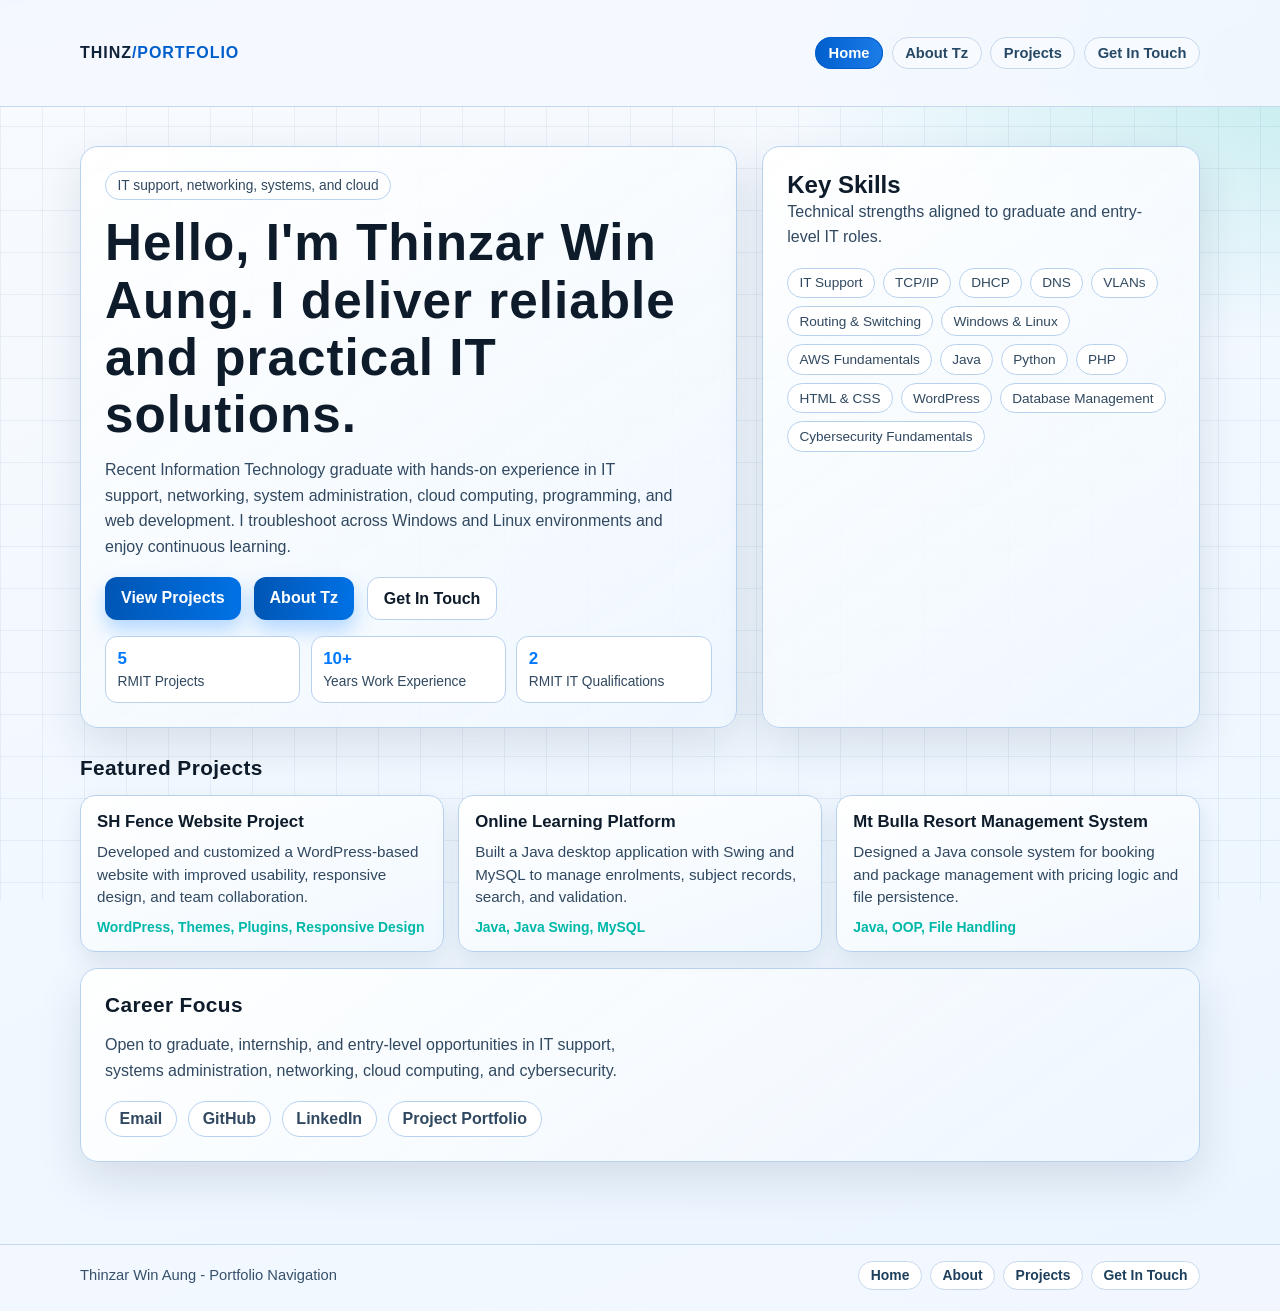
<file: index.html>
<!DOCTYPE html>
<html lang="en">
<head>
    <meta charset="UTF-8">
    <meta name="viewport" content="width=device-width, initial-scale=1.0">
    <title>Thinzar | Tech Portfolio</title>
    <link rel="stylesheet" href="common.css">
    <link rel="stylesheet" href="styles.css">
</head>
<body>
    <div class="grid-overlay" aria-hidden="true"></div>

    <header class="site-header">
        <div class="site-shell site-nav">
            <a class="site-brand" href="Intro.html">THINZ<span>/PORTFOLIO</span></a>
            <ul class="site-links">
                <li><a class="active" href="Intro.html">Home</a></li>
                <li><a href="AboutMe.html">About Tz</a></li>
                <li><a href="Projects.html">Projects</a></li>
                <li><a href="GetInTouch.html">Get In Touch</a></li>
            </ul>
        </div>
    </header>

    <main class="container">
        <section class="hero">
            <article class="panel">
                <div class="tag">IT support, networking, systems, and cloud</div>
                <h1>Hello, I'm Thinzar Win Aung. I deliver reliable and practical IT solutions.</h1>
                <p class="lead">
                    Recent Information Technology graduate with hands-on experience in IT support,
                    networking, system administration, cloud computing, programming, and web development.
                    I troubleshoot across Windows and Linux environments and enjoy continuous learning.
                </p>
                <div class="cta-row">
                    <a class="btn btn-primary" href="Projects.html">View Projects</a>
                    <a class="btn btn-primary" href="AboutMe.html">About Tz</a>
                    <a class="btn btn-secondary" href="GetInTouch.html">Get In Touch</a>
                </div>
                <div class="kpi" aria-label="Quick stats">
                    <div><strong>5</strong><span>RMIT Projects</span></div>
                    <div><strong>10+</strong><span>Years Work Experience</span></div>
                    <div><strong>2</strong><span>RMIT IT Qualifications</span></div>
                </div>
            </article>

            <aside class="panel" id="skills">
                <h2>Key Skills</h2>
                <p class="lead">Technical strengths aligned to graduate and entry-level IT roles.</p>
                <ul class="chip-list">
                    <li>IT Support</li>
                    <li>TCP/IP</li>
                    <li>DHCP</li>
                    <li>DNS</li>
                    <li>VLANs</li>
                    <li>Routing & Switching</li>
                    <li>Windows & Linux</li>
                    <li>AWS Fundamentals</li>
                    <li>Java</li>
                    <li>Python</li>
                    <li>PHP</li>
                    <li>HTML & CSS</li>
                    <li>WordPress</li>
                    <li>Database Management</li>
                    <li>Cybersecurity Fundamentals</li>
                </ul>
            </aside>
        </section>

        <section class="section" id="projects">
            <h2>Featured Projects</h2>
            <div class="cards">
                <article class="card">
                    <h3>SH Fence Website Project</h3>
                    <p>
                        Developed and customized a WordPress-based website with improved usability,
                        responsive design, and team collaboration.
                    </p>
                    <div class="stack">WordPress, Themes, Plugins, Responsive Design</div>
                </article>

                <article class="card">
                    <h3>Online Learning Platform</h3>
                    <p>
                        Built a Java desktop application with Swing and MySQL to manage enrolments,
                        subject records, search, and validation.
                    </p>
                    <div class="stack">Java, Java Swing, MySQL</div>
                </article>

                <article class="card">
                    <h3>Mt Bulla Resort Management System</h3>
                    <p>
                        Designed a Java console system for booking and package management with
                        pricing logic and file persistence.
                    </p>
                    <div class="stack">Java, OOP, File Handling</div>
                </article>
            </div>
        </section>

        <section class="panel section" id="contact">
            <h2>Career Focus</h2>
            <p class="lead">
                Open to graduate, internship, and entry-level opportunities in IT support,
                systems administration, networking, cloud computing, and cybersecurity.
            </p>
            <div class="contact">
                <a href="mailto:thinzar.wa93@gmail.com">Email</a>
                <a href="https://github.com/Tz128" target="_blank" rel="noopener noreferrer">GitHub</a>
                <a href="https://www.linkedin.com/in/thinzar-aong" target="_blank" rel="noopener noreferrer">LinkedIn</a>
                <a href="Projects.html">Project Portfolio</a>
            </div>
        </section>
    </main>

    <footer class="site-footer">
        <div class="site-shell site-footer-inner">
            <p>Thinzar Win Aung - Portfolio Navigation</p>
            <nav class="site-footer-buttons" aria-label="Footer page navigation">
                <a href="Intro.html">Home</a>
                <a href="AboutMe.html">About</a>
                <a href="Projects.html">Projects</a>
                <a href="GetInTouch.html">Get In Touch</a>
            </nav>
        </div>
    </footer>
</body>
</html>
</file>
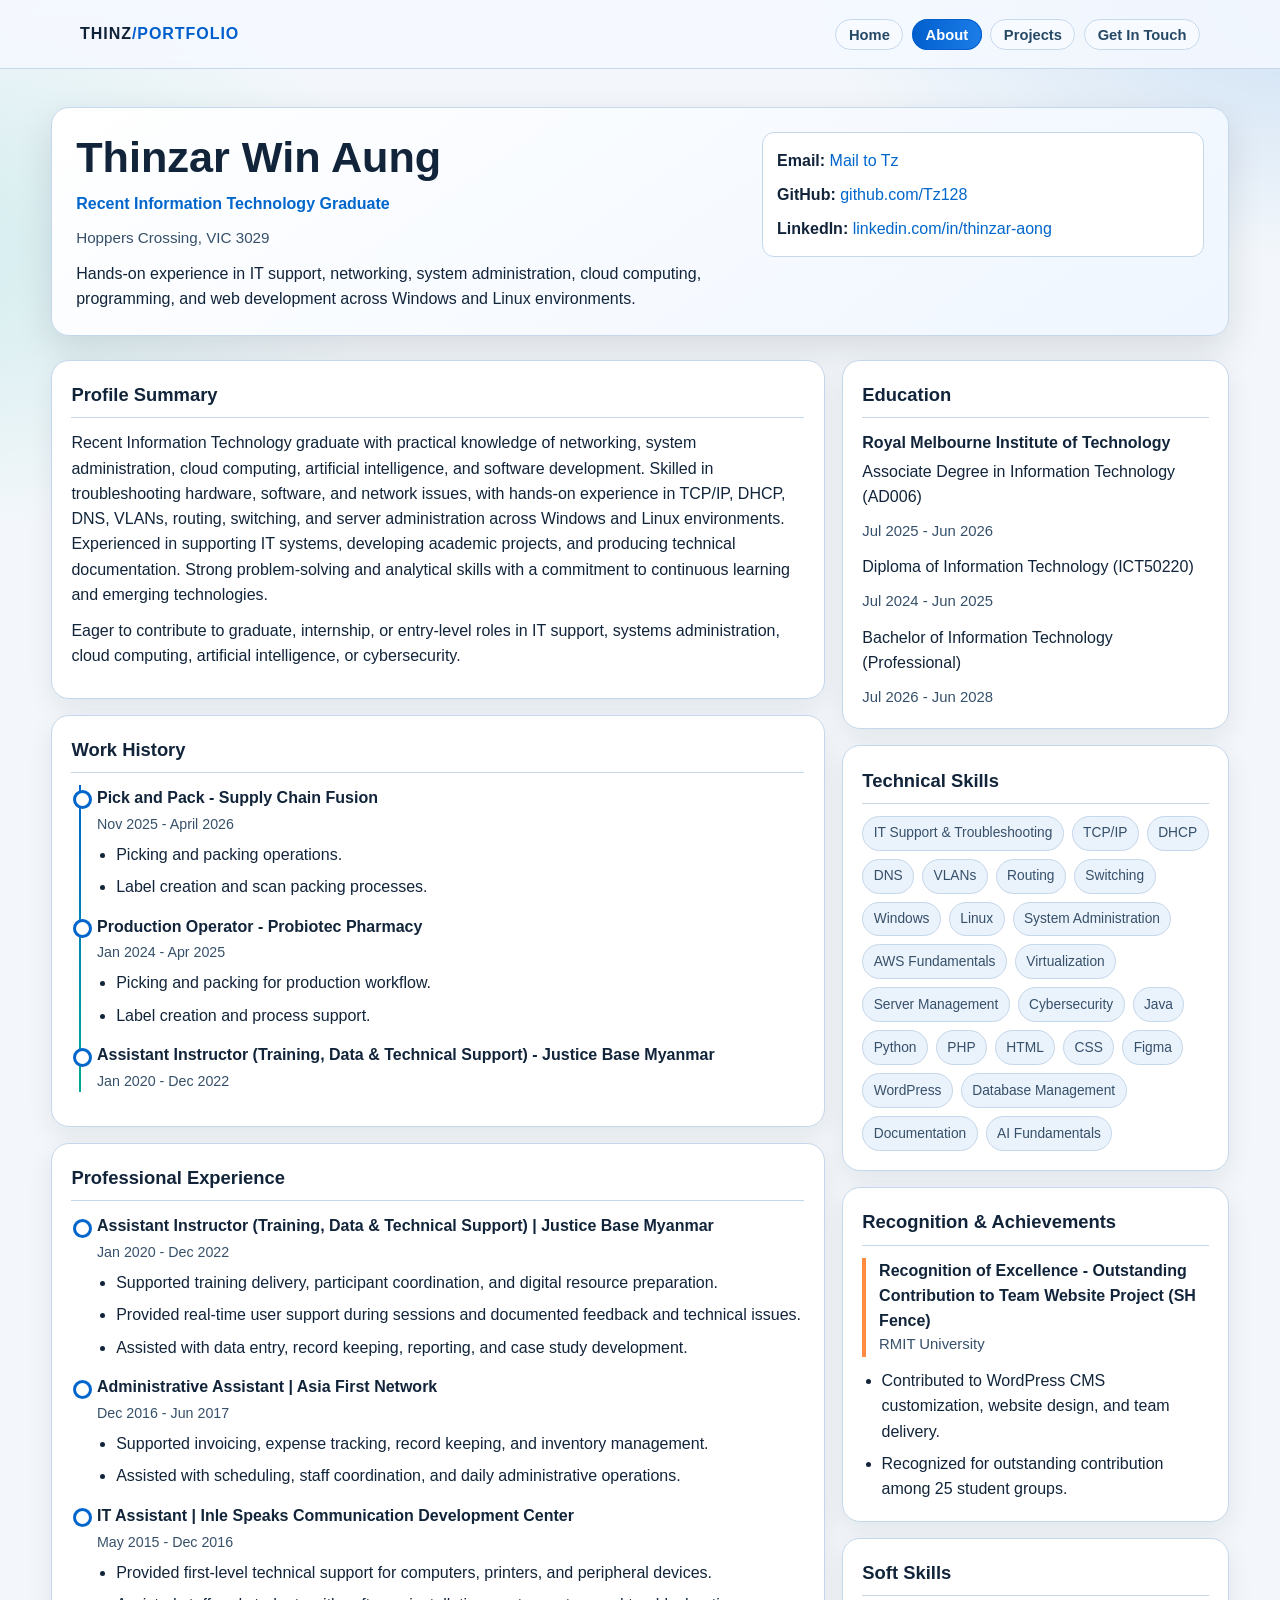
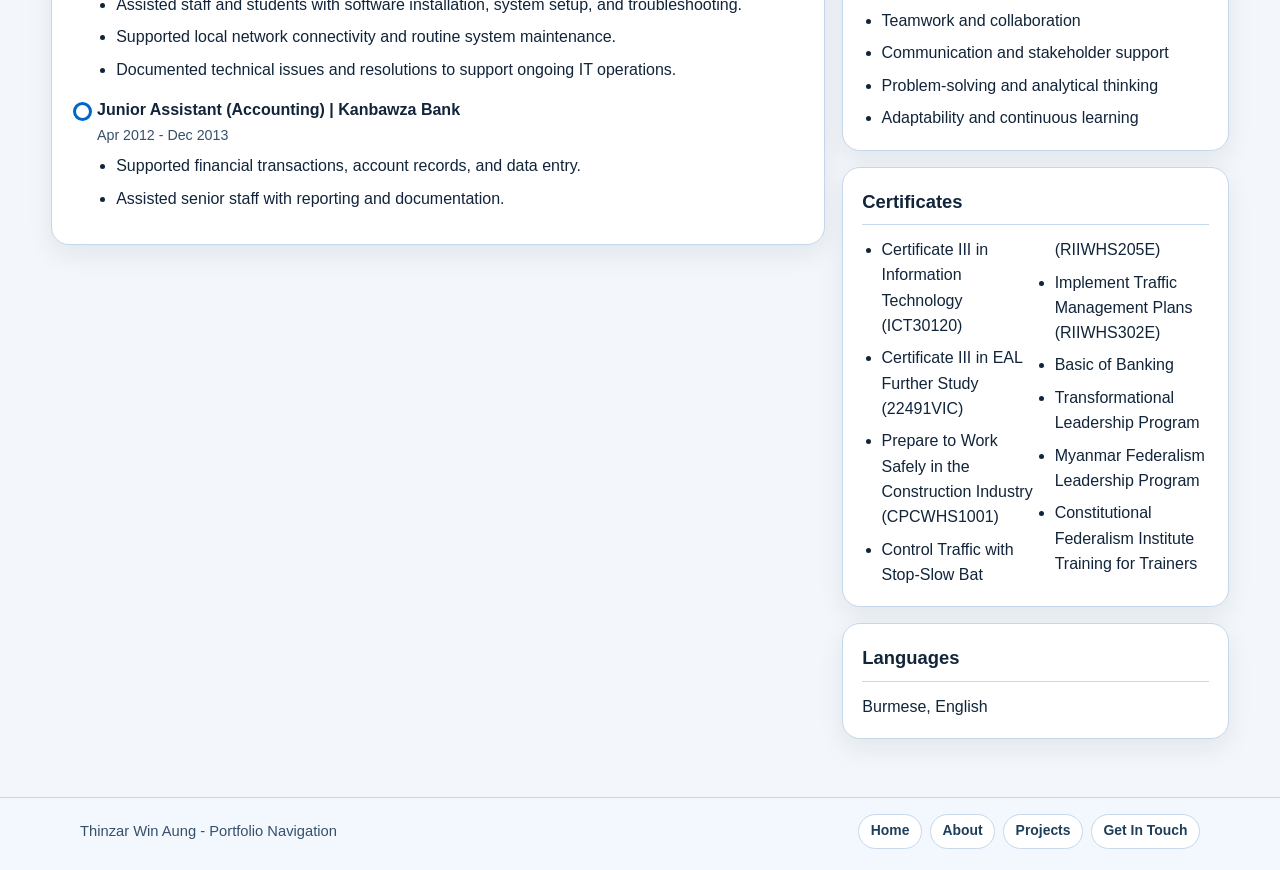
<file: AboutMe.html>
<!DOCTYPE html>
<html lang="en">
<head>
	<meta charset="UTF-8">
	<meta name="viewport" content="width=device-width, initial-scale=1.0">
	<title>Thinzar Win Aung | About Me</title>
	<link rel="stylesheet" href="common.css">
	<link rel="stylesheet" href="aboutme.css">
</head>
<body>
	<header class="site-header">
		<div class="site-shell site-nav">
			<a class="site-brand" href="Intro.html">THINZ<span>/PORTFOLIO</span></a>
			<ul class="site-links">
				<li><a href="Intro.html">Home</a></li>
				<li><a class="active" href="AboutMe.html">About</a></li>
				<li><a href="Projects.html">Projects</a></li>
				<li><a href="GetInTouch.html">Get In Touch</a></li>
			</ul>
		</div>
	</header>

	<header class="hero">
		<div class="container profile-card">
			<section>
				<h1>Thinzar Win Aung</h1>
				<p class="role">Recent Information Technology Graduate</p>
				<p class="location">Hoppers Crossing, VIC 3029</p>
				<p>
					Hands-on experience in IT support, networking, system administration, cloud computing,
					programming, and web development across Windows and Linux environments.
				</p>
			</section>
			<aside aria-label="Contact details">
				<ul class="contact-list">
					<li><strong>Email:</strong> <a href="mailto:thinzar.wa93@gmail.com">Mail to Tz</a></li>
					<li><strong>GitHub:</strong> <a href="https://github.com/Tz128" target="_blank" rel="noopener noreferrer">github.com/Tz128</a></li>
					<li><strong>LinkedIn:</strong> <a href="https://www.linkedin.com/in/thinzar-aong" target="_blank" rel="noopener noreferrer">linkedin.com/in/thinzar-aong</a></li>
				</ul>
			</aside>
		</div>
	</header>

	<main class="container layout">
		<section>
			<article class="card">
				<h2>Profile Summary</h2>
				<p>
					Recent Information Technology graduate with practical knowledge of networking, system administration, cloud computing, artificial intelligence, and software development. 
					Skilled in troubleshooting hardware, software, and network issues, with hands-on experience in TCP/IP, DHCP, DNS, VLANs, routing, switching, and server administration across 
					Windows and Linux environments. Experienced in supporting IT systems, developing academic projects, and producing technical documentation. Strong problem-solving and 
					analytical skills with a commitment to continuous learning and emerging technologies. 
					<p>Eager to contribute to graduate, internship, or entry-level roles in IT support, systems administration, cloud computing, artificial intelligence, or cybersecurity.</p>
				</p>
			</article>

			<article class="card">
				<h2>Work History</h2>
				<div class="timeline">
					<div class="job">
						<h3>Pick and Pack - Supply Chain Fusion</h3>
						<p class="meta">Nov 2025 - April 2026</p>
						<ul class="bullet-list">
							<li>Picking and packing operations.</li>
							<li>Label creation and scan packing processes.</li>
						</ul>
					</div>

					<div class="job">
						<h3>Production Operator - Probiotec Pharmacy</h3>
						<p class="meta">Jan 2024 - Apr 2025</p>
						<ul class="bullet-list">
							<li>Picking and packing for production workflow.</li>
							<li>Label creation and process support.</li>
						</ul>
					</div>

					<div class="job">
						<h3>Assistant Instructor (Training, Data &amp; Technical Support) - Justice Base Myanmar</h3>
						<p class="meta">Jan 2020 - Dec 2022</p>
					</div>
				</div>
			</article>

			<article class="card">
				<h2>Professional Experience</h2>

				<div class="job">
					<h3>Assistant Instructor (Training, Data &amp; Technical Support) | Justice Base Myanmar</h3>
					<p class="meta">Jan 2020 - Dec 2022</p>
					<ul class="bullet-list">
						<li>Supported training delivery, participant coordination, and digital resource preparation.</li>
						<li>Provided real-time user support during sessions and documented feedback and technical issues.</li>
						<li>Assisted with data entry, record keeping, reporting, and case study development.</li>
					</ul>
				</div>

				<div class="job">
					<h3>Administrative Assistant | Asia First Network</h3>
					<p class="meta">Dec 2016 - Jun 2017</p>
					<ul class="bullet-list">
						<li>Supported invoicing, expense tracking, record keeping, and inventory management.</li>
						<li>Assisted with scheduling, staff coordination, and daily administrative operations.</li>
					</ul>
				</div>

				<div class="job">
					<h3>IT Assistant | Inle Speaks Communication Development Center</h3>
					<p class="meta">May 2015 - Dec 2016</p>
					<ul class="bullet-list">
						<li>Provided first-level technical support for computers, printers, and peripheral devices.</li>
						<li>Assisted staff and students with software installation, system setup, and troubleshooting.</li>
						<li>Supported local network connectivity and routine system maintenance.</li>
						<li>Documented technical issues and resolutions to support ongoing IT operations.</li>
					</ul>
				</div>

				<div class="job">
					<h3>Junior Assistant (Accounting) | Kanbawza Bank</h3>
					<p class="meta">Apr 2012 - Dec 2013</p>
					<ul class="bullet-list">
						<li>Supported financial transactions, account records, and data entry.</li>
						<li>Assisted senior staff with reporting and documentation.</li>
					</ul>
				</div>
			</article>
		</section>

		<aside aria-label="Supplementary resume sections">
			<article class="card">
				<h2>Education</h2>
				<div class="edu-item">
					<strong>Royal Melbourne Institute of Technology</strong>
					<p>Associate Degree in Information Technology (AD006)</p>
					<p class="muted">Jul 2025 - Jun 2026</p>
				</div>
				<div class="edu-item">
					<p>Diploma of Information Technology (ICT50220)</p>
					<p class="muted">Jul 2024 - Jun 2025</p>
				</div>
				<div class="edu-item">
					<p>Bachelor of Information Technology (Professional)</p>
					<p class="muted">Jul 2026 - Jun 2028</p>
				</div>
			</article>

			<article class="card">
				<h2>Technical Skills</h2>
				<div class="tags">
					<span>IT Support &amp; Troubleshooting</span><span>TCP/IP</span><span>DHCP</span><span>DNS</span><span>VLANs</span>
					<span>Routing</span><span>Switching</span><span>Windows</span><span>Linux</span><span>System Administration</span>
					<span>AWS Fundamentals</span><span>Virtualization</span><span>Server Management</span><span>Cybersecurity</span>
					<span>Java</span><span>Python</span><span>PHP</span><span>HTML</span><span>CSS</span>
					<span>Figma</span><span>WordPress</span><span>Database Management</span><span>Documentation</span><span>AI Fundamentals</span>
				</div>
			</article>

			<article class="card">
				<h2>Recognition & Achievements</h2>
				<div class="achievement">
					<strong>Recognition of Excellence - Outstanding Contribution to Team Website Project (SH Fence)</strong>
					<p class="muted">RMIT University</p>
				</div>
				<ul class="bullet-list">
					<li>Contributed to WordPress CMS customization, website design, and team delivery.</li>
					<li>Recognized for outstanding contribution among 25 student groups.</li>
				</ul>
			</article>

			<article class="card">
				<h2>Soft Skills</h2>
				<ul class="bullet-list">
					<li>Teamwork and collaboration</li>
					<li>Communication and stakeholder support</li>
					<li>Problem-solving and analytical thinking</li>
					<li>Adaptability and continuous learning</li>
				</ul>
			</article>

			<article class="card">
				<h2>Certificates</h2>
				<ul class="bullet-list two-col">
				    <li>Certificate III in Information Technology (ICT30120)</li>
					<li>Certificate III in EAL Further Study (22491VIC)</li>
					<li>Prepare to Work Safely in the Construction Industry (CPCWHS1001)</li>
					<li>Control Traffic with Stop-Slow Bat (RIIWHS205E)</li>
					<li>Implement Traffic Management Plans (RIIWHS302E)</li>
					<li>Basic of Banking</li>
					<li>Transformational Leadership Program</li>
					<li>Myanmar Federalism Leadership Program</li>
					<li>Constitutional Federalism Institute Training for Trainers</li>
				</ul>
			</article>

			<article class="card">
				<h2>Languages</h2>
				<p>Burmese, English</p>
			</article>
		</aside>
	</main>

	<footer class="site-footer">
		<div class="site-shell site-footer-inner">
			<p>Thinzar Win Aung - Portfolio Navigation</p>
			<nav class="site-footer-buttons" aria-label="Footer page navigation">
				<a href="Intro.html">Home</a>
				<a href="AboutMe.html">About</a>
				<a href="Projects.html">Projects</a>
				<a href="GetInTouch.html">Get In Touch</a>
			</nav>
		</div>
	</footer>
</body>
</html>
</file>
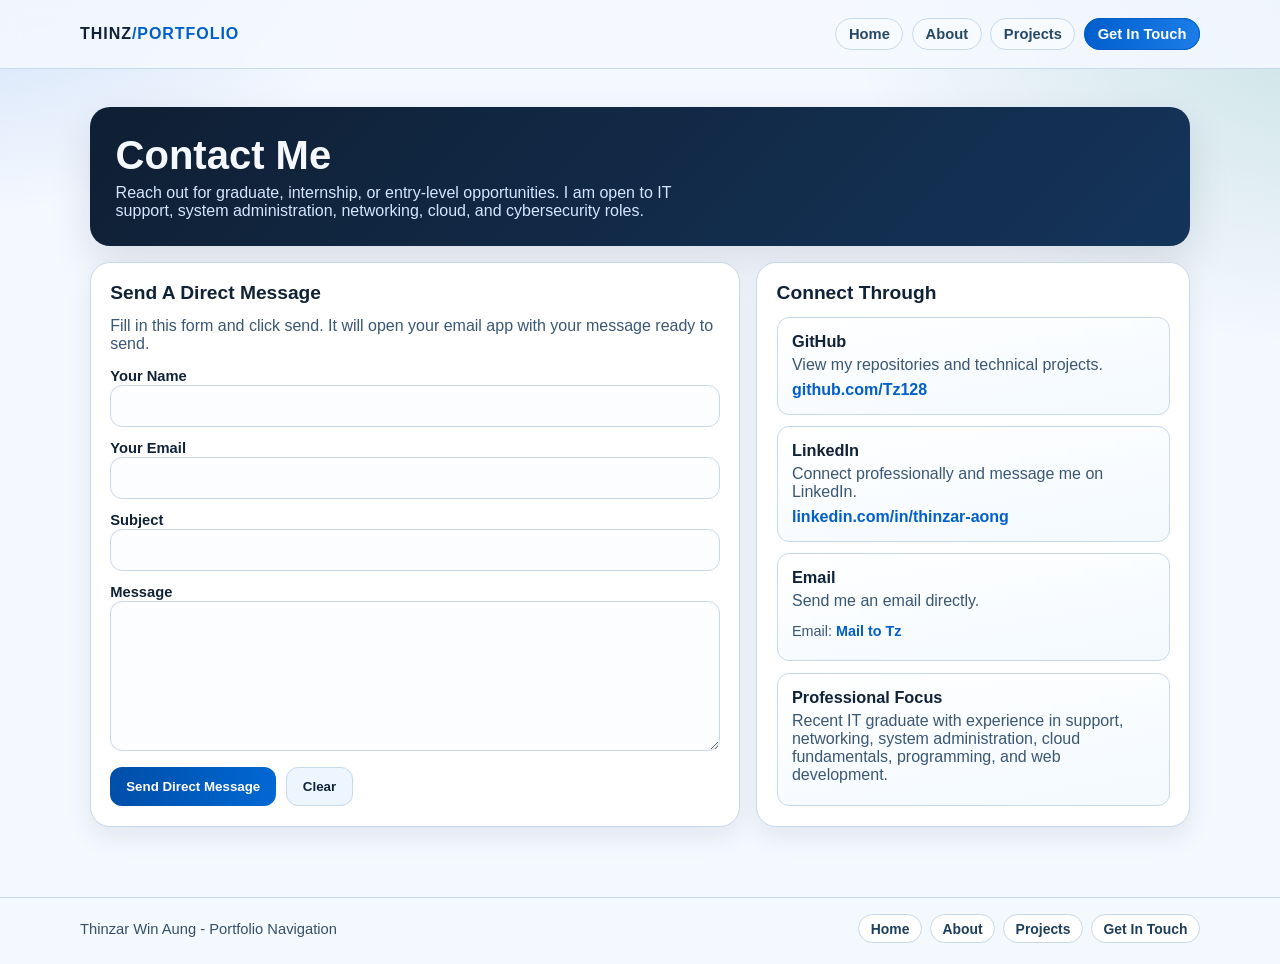
<file: GetInTouch.html>
<!DOCTYPE html>
<html lang="en">
<head>
	<meta charset="UTF-8">
	<meta name="viewport" content="width=device-width, initial-scale=1.0">
	<title>Get In Touch | Thinzar Win Aung</title>
	<link rel="stylesheet" href="common.css">
	<link rel="stylesheet" href="getintouch.css">
</head>
<body>
	<header class="site-header">
		<div class="site-shell site-nav">
			<a class="site-brand" href="Intro.html">THINZ<span>/PORTFOLIO</span></a>
			<ul class="site-links">
				<li><a href="Intro.html">Home</a></li>
				<li><a href="AboutMe.html">About</a></li>
				<li><a href="Projects.html">Projects</a></li>
				<li><a class="active" href="GetInTouch.html">Get In Touch</a></li>
			</ul>
		</div>
	</header>

	<main class="wrap">
		<section class="banner" aria-label="Contact page heading">
			<h1>Contact Me</h1>
			<p>
				Reach out for graduate, internship, or entry-level opportunities.
				I am open to IT support, system administration, networking, cloud, and cybersecurity roles.
			</p>
		</section>

		<section class="grid" aria-label="Contact methods">
			<article class="panel">
				<h2>Send A Direct Message</h2>
				<p class="note">
					Fill in this form and click send. It will open your email app with your message ready to send.
				</p>
				<form action="mailto:thinzar.wa93@gmail.com" method="post" enctype="text/plain" class="form-grid">
					<div>
						<label for="name">Your Name</label>
						<input id="name" name="Name" type="text" required>
					</div>
					<div>
						<label for="email">Your Email</label>
						<input id="email" name="Email" type="email" required>
					</div>
					<div>
						<label for="subject">Subject</label>
						<input id="subject" name="Subject" type="text" required>
					</div>
					<div>
						<label for="message">Message</label>
						<textarea id="message" name="Message" required></textarea>
					</div>
					<div class="actions">
						<button class="btn btn-primary" type="submit">Send Direct Message</button>
						<button class="btn btn-secondary" type="reset">Clear</button>
					</div>
				</form>
			</article>

			<aside class="panel" aria-label="Social contact channels">
				<h2>Connect Through</h2>

				<section class="channel" aria-label="GitHub contact">
					<h3>GitHub</h3>
					<p>View my repositories and technical projects.</p>
					<a href="https://github.com/Tz128" target="_blank" rel="noopener noreferrer">github.com/Tz128</a>
				</section>

				<section class="channel" aria-label="LinkedIn contact">
					<h3>LinkedIn</h3>
					<p>Connect professionally and message me on LinkedIn.</p>
					<a href="https://www.linkedin.com/in/thinzar-aong" target="_blank" rel="noopener noreferrer">linkedin.com/in/thinzar-aong</a>
				</section>

                <section class="channel" aria-label="Email contact">
					<h3>Email</h3>
					<p>Send me an email directly.</p>
					<p class="tip">Email: <a href="mailto:thinzar.wa93@gmail.com">Mail to Tz</a></p>
				</section>

				<section class="channel" aria-label="Profile summary">
					<h3>Professional Focus</h3>
					<p>
						Recent IT graduate with experience in support, networking, system administration,
						cloud fundamentals, programming, and web development.
					</p>
				</section>
			</aside>
		</section>
	</main>

	<footer class="site-footer">
		<div class="site-shell site-footer-inner">
			<p>Thinzar Win Aung - Portfolio Navigation</p>
			<nav class="site-footer-buttons" aria-label="Footer page navigation">
				<a href="Intro.html">Home</a>
				<a href="AboutMe.html">About</a>
				<a href="Projects.html">Projects</a>
				<a href="GetInTouch.html">Get In Touch</a>
			</nav>
		</div>
	</footer>
</body>
</html>
</file>
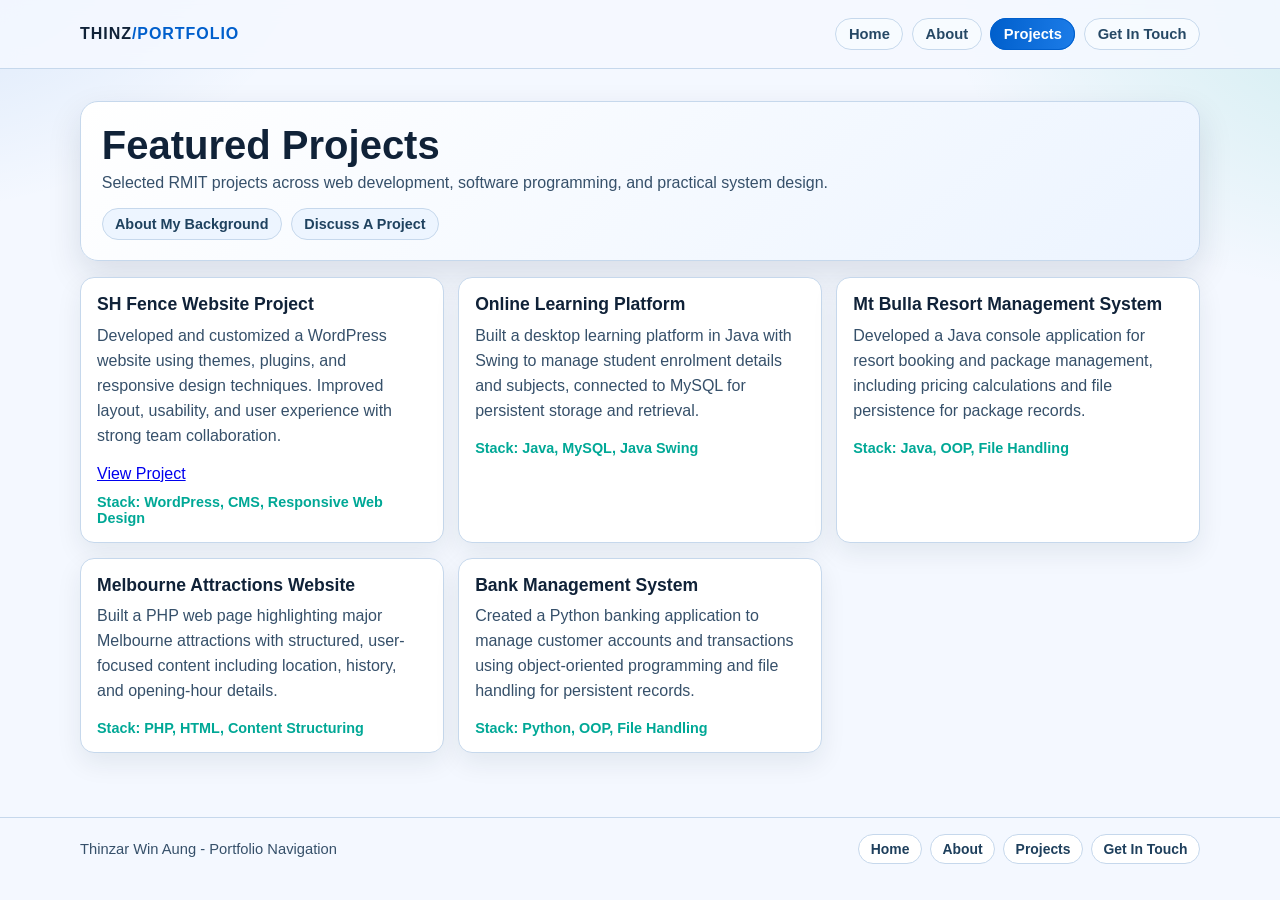
<file: Projects.html>
<!DOCTYPE html>
<html lang="en">
<head>
	<meta charset="UTF-8">
	<meta name="viewport" content="width=device-width, initial-scale=1.0">
	<title>Projects | Thinzar Win Aung</title>
	<link rel="stylesheet" href="common.css">
	<link rel="stylesheet" href="projects.css">
</head>
<body>
	<header class="site-header">
		<div class="site-shell site-nav">
			<a class="site-brand" href="Intro.html">THINZ<span>/PORTFOLIO</span></a>
			<ul class="site-links">
				<li><a href="Intro.html">Home</a></li>
				<li><a href="AboutMe.html">About</a></li>
				<li><a class="active" href="Projects.html">Projects</a></li>
				<li><a href="GetInTouch.html">Get In Touch</a></li>
			</ul>
		</div>
	</header>

	<main class="wrap">
		<section class="hero">
			<h1>Featured Projects</h1>
			<p>
				Selected RMIT projects across web development, software programming, and practical system design.
			</p>
			<div class="actions" aria-label="Project page quick links">
				<a href="AboutMe.html">About My Background</a>
				<a href="GetInTouch.html">Discuss A Project</a>
			</div>
		</section>

		<section class="grid" aria-label="Project cards">
			<article class="card">
				<h2>SH Fence Website Project</h2>
				<p>
					Developed and customized a WordPress website using themes, plugins, and responsive
					design techniques. Improved layout, usability, and user experience with strong team collaboration.
				</p>
				<a href="https://jupiter.csit.rmit.edu.au/~s4137893/wordpress2/wordpress/" target="_blank">View Project</a>
				<div class="stack">Stack: WordPress, CMS, Responsive Web Design</div>
			</article>

			<article class="card">
				<h2>Online Learning Platform</h2>
				<p>
					Built a desktop learning platform in Java with Swing to manage student enrolment
					details and subjects, connected to MySQL for persistent storage and retrieval.
				</p>
				<div class="stack">Stack: Java, MySQL, Java Swing</div>
			</article>

			<article class="card">
				<h2>Mt Bulla Resort Management System</h2>
				<p>
					Developed a Java console application for resort booking and package management,
					including pricing calculations and file persistence for package records.
				</p>
				<div class="stack">Stack: Java, OOP, File Handling</div>
			</article>

			<article class="card">
				<h2>Melbourne Attractions Website</h2>
				<p>
					Built a PHP web page highlighting major Melbourne attractions with structured,
					user-focused content including location, history, and opening-hour details.
				</p>
				<div class="stack">Stack: PHP, HTML, Content Structuring</div>
			</article>

			<article class="card">
				<h2>Bank Management System</h2>
				<p>
					Created a Python banking application to manage customer accounts and transactions
					using object-oriented programming and file handling for persistent records.
				</p>
				<div class="stack">Stack: Python, OOP, File Handling</div>
			</article>
		</section>
	</main>

	<footer class="site-footer">
		<div class="site-shell site-footer-inner">
			<p>Thinzar Win Aung - Portfolio Navigation</p>
			<nav class="site-footer-buttons" aria-label="Footer page navigation">
				<a href="Intro.html">Home</a>
				<a href="AboutMe.html">About</a>
				<a href="Projects.html">Projects</a>
				<a href="GetInTouch.html">Get In Touch</a>
			</nav>
		</div>
	</footer>
</body>
</html>
</file>
<file: common.css>
.site-header {
    position: sticky;
    top: 0;
    z-index: 40;
    backdrop-filter: blur(9px);
    background: rgba(245, 249, 255, 0.86);
    border-bottom: 1px solid #c6d8ec;
}

.site-shell {
    width: min(1120px, 92vw);
    margin: 0 auto;
}

.site-nav {
    min-height: 68px;
    display: flex;
    align-items: center;
    justify-content: space-between;
    gap: 1rem;
    padding: 0.35rem 0;
}

.site-brand {
    text-decoration: none;
    font-family: "Orbitron", "Segoe UI", sans-serif;
    font-weight: 700;
    letter-spacing: 0.06em;
    color: #102238;
}

.site-brand span {
    color: #005fcc;
}

.site-links {
    list-style: none;
    display: flex;
    flex-wrap: wrap;
    gap: 0.55rem;
    align-items: center;
    margin: 0;
    padding: 0;
}

.site-links a {
    text-decoration: none;
    color: #264865;
    border: 1px solid #c6d8ec;
    background: #f7fbff;
    border-radius: 999px;
    padding: 0.42rem 0.78rem;
    font-size: 0.92rem;
    font-weight: 600;
    transition: transform 0.16s ease, border-color 0.16s ease, color 0.16s ease;
}

.site-links a:hover {
    transform: translateY(-1px);
    border-color: #005fcc;
    color: #005fcc;
}

.site-links a.active {
    background: linear-gradient(95deg, #005fcc, #1c7ce8);
    color: #ffffff;
    border-color: #005fcc;
}

.site-footer {
    margin-top: 1.6rem;
    border-top: 1px solid #c6d8ec;
    background: rgba(244, 248, 255, 0.72);
    padding: 0;
    text-align: left;
}

.site-footer-inner {
    padding: 1rem 0 1.3rem;
    display: flex;
    gap: 0.8rem;
    justify-content: space-between;
    align-items: center;
    flex-wrap: wrap;
}

.site-footer p {
    margin: 0;
    color: #36506a;
    font-size: 0.92rem;
}

.site-footer-buttons {
    display: flex;
    flex-wrap: wrap;
    gap: 0.5rem;
}

.site-footer-buttons a {
    text-decoration: none;
    font-size: 0.87rem;
    font-weight: 700;
    border-radius: 999px;
    border: 1px solid #c6d8ec;
    background: #ffffff;
    color: #1e3f5c;
    padding: 0.36rem 0.72rem;
}

.site-footer-buttons a:hover {
    border-color: #005fcc;
    color: #005fcc;
}

@media (max-width: 760px) {
    .site-header {
        position: static;
    }

    .site-nav {
        align-items: flex-start;
        flex-direction: column;
        padding: 0.7rem 0;
    }

    .site-footer-inner {
        align-items: flex-start;
        flex-direction: column;
    }
}
</file>
<file: styles.css>
:root {
    --bg: #f2f7ff;
    --surface: #ffffff;
    --surface-soft: #eef6ff;
    --ink: #0d1b2a;
    --ink-soft: #304860;
    --primary: #0079ff;
    --accent: #00b8a9;
    --line: #b7d1ef;
    --glow-a: rgba(0, 121, 255, 0.25);
    --glow-b: rgba(0, 184, 169, 0.2);
    --shadow: 0 18px 45px rgba(16, 41, 66, 0.12);
    --radius: 18px;
}

* {
    box-sizing: border-box;
    margin: 0;
    padding: 0;
}

body {
    font-family: "Space Grotesk", sans-serif;
    color: var(--ink);
    background:
        radial-gradient(90rem 40rem at -15% -20%, var(--glow-a), transparent 55%),
        radial-gradient(70rem 35rem at 105% 5%, var(--glow-b), transparent 50%),
        linear-gradient(160deg, #f8fbff 0%, #ebf5ff 100%);
    min-height: 100vh;
}

.grid-overlay {
    position: fixed;
    inset: 0;
    background-image:
        linear-gradient(to right, rgba(58, 101, 145, 0.08) 1px, transparent 1px),
        linear-gradient(to bottom, rgba(58, 101, 145, 0.08) 1px, transparent 1px);
    background-size: 42px 42px;
    pointer-events: none;
    z-index: -1;
}

.container {
    width: min(1120px, 92vw);
    margin: 0 auto;
}

header {
    padding: 1.2rem 0;
    position: sticky;
    top: 0;
    backdrop-filter: blur(10px);
    background: rgba(242, 247, 255, 0.7);
    border-bottom: 1px solid rgba(183, 209, 239, 0.6);
    z-index: 20;
}

.nav {
    display: flex;
    justify-content: space-between;
    align-items: center;
    gap: 1rem;
}

.brand {
    font-family: "Orbitron", sans-serif;
    letter-spacing: 0.06em;
    font-size: 1.1rem;
}

.brand span {
    color: var(--primary);
}

.nav-links {
    display: flex;
    gap: 1.2rem;
    list-style: none;
    flex-wrap: wrap;
    justify-content: flex-end;
}

.nav-links a {
    color: var(--ink-soft);
    text-decoration: none;
    font-weight: 500;
    transition: color 0.25s ease;
}

.nav-links a:hover {
    color: var(--primary);
}

main {
    padding: 2.4rem 0 3.5rem;
}

.hero {
    display: grid;
    grid-template-columns: 1.2fr 0.8fr;
    gap: 1.6rem;
    align-items: stretch;
    margin-bottom: 1.8rem;
}

.panel {
    background: linear-gradient(145deg, rgba(255, 255, 255, 0.93), rgba(238, 246, 255, 0.88));
    border: 1px solid var(--line);
    border-radius: var(--radius);
    box-shadow: var(--shadow);
    padding: 1.5rem;
    animation: rise-in 700ms ease both;
}

.tag {
    display: inline-flex;
    align-items: center;
    gap: 0.4rem;
    font-size: 0.86rem;
    color: var(--ink-soft);
    background: rgba(255, 255, 255, 0.85);
    border: 1px solid var(--line);
    border-radius: 999px;
    padding: 0.38rem 0.72rem;
    margin-bottom: 0.9rem;
}

h1 {
    font-family: "Orbitron", sans-serif;
    font-size: clamp(1.8rem, 4.2vw, 3.2rem);
    line-height: 1.12;
    margin-bottom: 0.85rem;
    letter-spacing: 0.02em;
}

.lead {
    color: var(--ink-soft);
    line-height: 1.6;
    max-width: 64ch;
    margin-bottom: 1.1rem;
}

.cta-row {
    display: flex;
    flex-wrap: wrap;
    gap: 0.8rem;
    margin-bottom: 1rem;
}

.btn {
    border: 0;
    border-radius: 12px;
    padding: 0.72rem 1rem;
    font-weight: 700;
    text-decoration: none;
    display: inline-block;
    transition: transform 0.2s ease, box-shadow 0.2s ease;
}

.btn-primary {
    background: linear-gradient(95deg, #0055b3, #0072e6);
    color: #fff;
    box-shadow: 0 10px 20px rgba(0, 121, 255, 0.28);
}

.btn-secondary {
    background: #fff;
    color: var(--ink);
    border: 1px solid var(--line);
}

.btn:hover {
    transform: translateY(-2px);
}

.kpi {
    display: grid;
    grid-template-columns: repeat(3, minmax(0, 1fr));
    gap: 0.65rem;
}

.kpi div {
    background: var(--surface);
    border: 1px solid var(--line);
    border-radius: 12px;
    padding: 0.72rem;
}

.kpi strong {
    display: block;
    font-family: "Orbitron", sans-serif;
    color: var(--primary);
    font-size: 1.06rem;
    margin-bottom: 0.2rem;
}

.kpi span {
    color: var(--ink-soft);
    font-size: 0.86rem;
}

.chip-list {
    list-style: none;
    display: flex;
    gap: 0.5rem;
    flex-wrap: wrap;
    margin-top: 0.2rem;
}

.chip-list li {
    border: 1px solid var(--line);
    background: var(--surface);
    padding: 0.42rem 0.7rem;
    border-radius: 999px;
    font-size: 0.85rem;
    color: var(--ink-soft);
}

.section {
    margin-top: 1rem;
}

.section h2 {
    font-family: "Orbitron", sans-serif;
    margin-bottom: 0.95rem;
    letter-spacing: 0.02em;
    font-size: 1.3rem;
}

.cards {
    display: grid;
    grid-template-columns: repeat(3, minmax(0, 1fr));
    gap: 0.9rem;
}

.card {
    background: linear-gradient(160deg, #ffffff, #f0f8ff);
    border: 1px solid var(--line);
    border-radius: 15px;
    padding: 1rem;
    box-shadow: 0 9px 24px rgba(24, 56, 86, 0.1);
    animation: rise-in 700ms ease both;
}

.card:nth-child(2) {
    animation-delay: 120ms;
}

.card:nth-child(3) {
    animation-delay: 240ms;
}

.card h3 {
    margin-bottom: 0.52rem;
    font-size: 1.05rem;
}

.card p {
    color: var(--ink-soft);
    line-height: 1.5;
    font-size: 0.95rem;
    margin-bottom: 0.62rem;
}

.stack {
    color: var(--accent);
    font-weight: 600;
    font-size: 0.87rem;
}

.contact {
    margin-top: 1.1rem;
    display: flex;
    flex-wrap: wrap;
    gap: 0.7rem;
}

.contact a {
    text-decoration: none;
    font-weight: 700;
    border: 1px solid var(--line);
    background: var(--surface);
    color: var(--ink-soft);
    border-radius: 999px;
    padding: 0.5rem 0.85rem;
    transition: border-color 0.2s ease, color 0.2s ease;
}

.contact a:hover {
    border-color: var(--primary);
    color: var(--primary);
}

@keyframes rise-in {
    from {
        opacity: 0;
        transform: translateY(12px);
    }
    to {
        opacity: 1;
        transform: translateY(0);
    }
}

@media (max-width: 980px) {
    .hero {
        grid-template-columns: 1fr;
    }
    .cards {
        grid-template-columns: 1fr 1fr;
    }
}

@media (max-width: 640px) {
    header {
        position: static;
    }
    .nav {
        flex-direction: column;
        align-items: flex-start;
    }
    .cards {
        grid-template-columns: 1fr;
    }
    .kpi {
        grid-template-columns: 1fr;
    }
    .lead {
        font-size: 0.96rem;
    }
}
</file>
<file: aboutme.css>
:root {
    --bg: #f3f7fb;
    --bg-deep: #0f1b2b;
    --surface: #ffffff;
    --surface-soft: #eaf2fb;
    --ink: #11243a;
    --ink-soft: #36506a;
    --primary: #0066cc;
    --accent: #00a896;
    --highlight: #ff8c42;
    --line: #c5d7ea;
    --shadow: 0 14px 36px rgba(15, 27, 43, 0.12);
    --radius-lg: 18px;
    --radius-md: 12px;
}

* {
    box-sizing: border-box;
    margin: 0;
    padding: 0;
}

body {
    font-family: "Segoe UI", Tahoma, Geneva, Verdana, sans-serif;
    color: var(--ink);
    background:
        radial-gradient(60rem 30rem at 105% 0%, rgba(0, 102, 204, 0.16), transparent 55%),
        radial-gradient(65rem 35rem at -10% 10%, rgba(0, 168, 150, 0.14), transparent 52%),
        var(--bg);
    line-height: 1.58;
}

.container {
    width: min(1180px, 92vw);
    margin: 0 auto;
}

.hero {
    padding: 2.4rem 0 1.5rem;
}

.profile-card {
    background: linear-gradient(145deg, #ffffff, #eff6ff);
    border: 1px solid var(--line);
    border-radius: var(--radius-lg);
    box-shadow: var(--shadow);
    display: grid;
    grid-template-columns: 1.2fr 0.8fr;
    gap: 1.4rem;
    padding: 1.5rem;
}

h1 {
    font-size: clamp(1.9rem, 3.5vw, 2.7rem);
    line-height: 1.18;
    margin-bottom: 0.45rem;
}

.role {
    color: var(--primary);
    font-weight: 700;
    margin-bottom: 0.65rem;
}

.location {
    color: var(--ink-soft);
    font-size: 0.95rem;
}

.contact-list {
    list-style: none;
    background: var(--surface);
    border: 1px solid var(--line);
    border-radius: var(--radius-md);
    padding: 0.9rem;
}

.contact-list li + li {
    margin-top: 0.55rem;
}

.contact-list a {
    color: var(--primary);
    text-decoration: none;
    word-break: break-word;
}

.contact-list a:hover {
    text-decoration: underline;
}

.layout {
    display: grid;
    grid-template-columns: 2fr 1fr;
    gap: 1.1rem;
    padding-bottom: 2rem;
}

.card {
    background: var(--surface);
    border: 1px solid var(--line);
    border-radius: var(--radius-lg);
    box-shadow: 0 9px 26px rgba(15, 27, 43, 0.08);
    padding: 1.2rem;
}

.card + .card {
    margin-top: 1rem;
}

h2 {
    font-size: 1.15rem;
    margin-bottom: 0.75rem;
    padding-bottom: 0.5rem;
    border-bottom: 1px solid var(--line);
}

p + p {
    margin-top: 0.65rem;
}

.bullet-list {
    padding-left: 1.2rem;
}

.bullet-list li + li {
    margin-top: 0.45rem;
}

.edu-item + .edu-item {
    margin-top: 0.7rem;
}

.edu-item strong {
    display: block;
    margin-bottom: 0.2rem;
}

.muted {
    color: var(--ink-soft);
    font-size: 0.93rem;
}

.tags {
    display: flex;
    flex-wrap: wrap;
    gap: 0.5rem;
}

.tags span {
    background: var(--surface-soft);
    border: 1px solid var(--line);
    border-radius: 999px;
    padding: 0.35rem 0.65rem;
    font-size: 0.86rem;
    color: var(--ink-soft);
}

.achievement {
    border-left: 4px solid var(--highlight);
    padding-left: 0.8rem;
    margin-bottom: 0.7rem;
}

.timeline {
    position: relative;
    margin-top: 0.3rem;
}

.timeline::before {
    content: "";
    position: absolute;
    left: 8px;
    top: 0;
    bottom: 0;
    width: 2px;
    background: linear-gradient(var(--primary), var(--accent));
}

.job {
    position: relative;
    padding-left: 1.6rem;
    margin-bottom: 0.9rem;
}

.job::before {
    content: "";
    position: absolute;
    left: 2px;
    top: 0.34rem;
    width: 13px;
    height: 13px;
    border-radius: 50%;
    background: #fff;
    border: 3px solid var(--primary);
}

.job h3 {
    font-size: 1rem;
    margin-bottom: 0.15rem;
}

.job .meta {
    color: var(--ink-soft);
    font-size: 0.89rem;
    margin-bottom: 0.4rem;
}

.two-col {
    columns: 2;
    column-gap: 1.2rem;
}

.reference {
    background: var(--surface-soft);
    border: 1px solid var(--line);
    border-radius: 10px;
    padding: 0.65rem;
}

.reference + .reference {
    margin-top: 0.55rem;
}

footer {
    text-align: center;
    padding: 1.4rem 0 2rem;
    color: var(--ink-soft);
    font-size: 0.9rem;
}

@media (max-width: 980px) {
    .profile-card,
    .layout {
        grid-template-columns: 1fr;
    }

    .two-col {
        columns: 1;
    }
}

@media (max-width: 640px) {
    .hero {
        padding-top: 1.4rem;
    }

    .profile-card,
    .card {
        padding: 1rem;
    }
}
</file>
<file: getintouch.css>
:root {
    --bg: #f4f8ff;
    --surface: #ffffff;
    --surface-soft: #edf5ff;
    --ink: #102238;
    --ink-soft: #3a5774;
    --primary: #005fcc;
    --secondary: #00796b;
    --line: #c7d9ee;
    --glow-a: rgba(0, 95, 204, 0.2);
    --glow-b: rgba(0, 121, 107, 0.18);
    --radius-lg: 20px;
    --radius-md: 12px;
    --shadow: 0 16px 40px rgba(16, 34, 56, 0.12);
}

* {
    box-sizing: border-box;
    margin: 0;
    padding: 0;
}

body {
    font-family: "Trebuchet MS", "Lucida Sans Unicode", "Lucida Grande", sans-serif;
    color: var(--ink);
    min-height: 100vh;
    background:
        radial-gradient(45rem 30rem at -5% -10%, var(--glow-a), transparent 65%),
        radial-gradient(50rem 35rem at 105% 0%, var(--glow-b), transparent 62%),
        var(--bg);
}

.wrap {
    width: min(1100px, 92vw);
    margin: 0 auto;
    padding: 2.4rem 0 2.8rem;
}

.banner {
    background: linear-gradient(135deg, #0f1f33, #14345a);
    color: #f5f9ff;
    border-radius: var(--radius-lg);
    box-shadow: var(--shadow);
    padding: 1.6rem;
    margin-bottom: 1rem;
}

.banner h1 {
    font-size: clamp(1.7rem, 4vw, 2.5rem);
    margin-bottom: 0.4rem;
}

.banner p {
    color: #d4e6ff;
    max-width: 65ch;
}

.grid {
    display: grid;
    grid-template-columns: 1.2fr 0.8fr;
    gap: 1rem;
}

.panel {
    background: var(--surface);
    border: 1px solid var(--line);
    border-radius: var(--radius-lg);
    box-shadow: 0 10px 26px rgba(16, 34, 56, 0.08);
    padding: 1.2rem;
}

h2 {
    font-size: 1.2rem;
    margin-bottom: 0.8rem;
}

.note {
    color: var(--ink-soft);
    margin-bottom: 0.9rem;
}

.form-grid {
    display: grid;
    gap: 0.75rem;
}

label {
    font-weight: 700;
    font-size: 0.92rem;
}

input,
textarea {
    width: 100%;
    border: 1px solid var(--line);
    border-radius: var(--radius-md);
    padding: 0.68rem 0.78rem;
    background: #fbfdff;
    color: var(--ink);
    font: inherit;
}

input:focus,
textarea:focus {
    outline: 2px solid rgba(0, 95, 204, 0.25);
    border-color: var(--primary);
}

textarea {
    min-height: 150px;
    resize: vertical;
}

.actions {
    display: flex;
    gap: 0.6rem;
    flex-wrap: wrap;
}

.btn {
    text-decoration: none;
    border: 0;
    border-radius: 12px;
    padding: 0.7rem 1rem;
    cursor: pointer;
    font-weight: 700;
}

.btn-primary {
    background: linear-gradient(95deg, #004ea8, #0068d4);
    color: #fff;
}

.btn-secondary {
    border: 1px solid var(--line);
    background: var(--surface-soft);
    color: var(--ink);
}

.channel {
    border: 1px solid var(--line);
    border-radius: var(--radius-md);
    padding: 0.9rem;
    background: linear-gradient(170deg, #ffffff, #f3f9ff);
}

.channel + .channel {
    margin-top: 0.7rem;
}

.channel h3 {
    margin-bottom: 0.3rem;
    font-size: 1.02rem;
}

.channel p {
    color: var(--ink-soft);
    margin-bottom: 0.45rem;
}

.channel a {
    color: var(--primary);
    font-weight: 700;
    text-decoration: none;
    word-break: break-all;
}

.channel a:hover {
    text-decoration: underline;
}

.tip {
    margin-top: 0.8rem;
    font-size: 0.9rem;
    color: var(--ink-soft);
}

@media (max-width: 900px) {
    .grid {
        grid-template-columns: 1fr;
    }
}
</file>
<file: projects.css>
:root {
    --bg: #f4f8ff;
    --surface: #ffffff;
    --surface-soft: #edf5ff;
    --ink: #102238;
    --ink-soft: #36506a;
    --primary: #005fcc;
    --accent: #00a896;
    --line: #c6d8ec;
    --shadow: 0 14px 34px rgba(16, 34, 56, 0.12);
    --radius-lg: 18px;
}

* {
    box-sizing: border-box;
}

body {
    margin: 0;
    font-family: "Space Grotesk", "Segoe UI", sans-serif;
    color: var(--ink);
    min-height: 100vh;
    background:
        radial-gradient(45rem 30rem at -10% -10%, rgba(0, 95, 204, 0.15), transparent 64%),
        radial-gradient(48rem 31rem at 110% 0%, rgba(0, 168, 150, 0.16), transparent 60%),
        var(--bg);
}

.wrap {
    width: min(1120px, 92vw);
    margin: 0 auto;
    padding: 2rem 0 2.4rem;
}

.hero {
    background: linear-gradient(140deg, #ffffff, #ecf4ff);
    border: 1px solid var(--line);
    border-radius: var(--radius-lg);
    box-shadow: var(--shadow);
    padding: 1.3rem;
    margin-bottom: 1rem;
}

.hero h1 {
    margin: 0 0 0.4rem;
    font-size: clamp(1.7rem, 3.8vw, 2.5rem);
}

.hero p {
    margin: 0;
    color: var(--ink-soft);
}

.grid {
    display: grid;
    grid-template-columns: repeat(3, minmax(0, 1fr));
    gap: 0.9rem;
}

.card {
    border: 1px solid var(--line);
    border-radius: 14px;
    background: var(--surface);
    box-shadow: 0 10px 26px rgba(16, 34, 56, 0.08);
    padding: 1rem;
}

.card h2 {
    margin-top: 0;
    margin-bottom: 0.55rem;
    font-size: 1.1rem;
}

.card p {
    margin-top: 0;
    color: var(--ink-soft);
    line-height: 1.56;
}

.stack {
    margin-top: 0.7rem;
    font-weight: 700;
    color: var(--accent);
    font-size: 0.9rem;
}

.actions {
    margin-top: 1rem;
    display: flex;
    gap: 0.6rem;
    flex-wrap: wrap;
}

.actions a {
    text-decoration: none;
    border-radius: 999px;
    border: 1px solid var(--line);
    color: #1f425f;
    background: var(--surface-soft);
    font-size: 0.9rem;
    font-weight: 700;
    padding: 0.42rem 0.76rem;
}

.actions a:hover {
    border-color: var(--primary);
    color: var(--primary);
}

@media (max-width: 960px) {
    .grid {
        grid-template-columns: 1fr 1fr;
    }
}

@media (max-width: 660px) {
    .grid {
        grid-template-columns: 1fr;
    }
}
</file>
